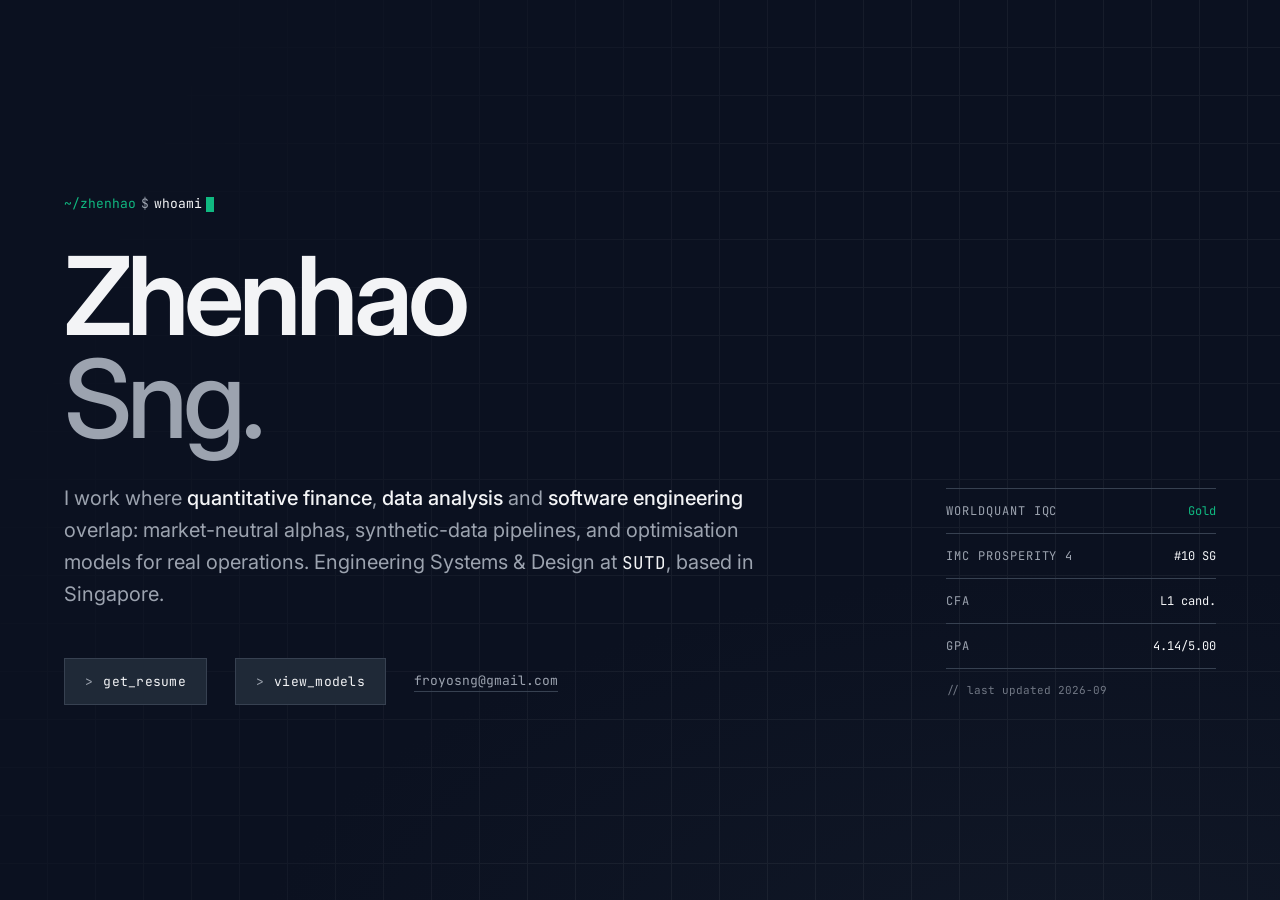
<file: design/hero.html>
<!DOCTYPE html>
<html lang="en">
<head>
<meta charset="UTF-8">
<meta name="viewport" content="width=device-width, initial-scale=1">
<title>Sng Zhenhao — Hero Preview</title>
<link rel="preconnect" href="https://fonts.googleapis.com">
<link rel="preconnect" href="https://fonts.gstatic.com" crossorigin>
<link href="https://fonts.googleapis.com/css2?family=Inter:wght@400;500;600;700&family=JetBrains+Mono:wght@400;500&display=swap" rel="stylesheet">
<style>
  /* ── Design tokens ─────────────────────────────────────────── */
  :root{
    --bg:#0B1120;          /* base */
    --bg-2:#111827;        /* raised base */
    --surface:#1F2937;     /* cards */
    --line:#374151;        /* 1px borders */
    --text:#F3F4F6;        /* primary */
    --muted:#9CA3AF;       /* secondary */
    --cyan:#06B6D4;        /* accent: interaction */
    --emerald:#10B981;     /* accent: data / cursor */

    --sans:'Inter',system-ui,sans-serif;
    --mono:'JetBrains Mono',ui-monospace,monospace;

    --gutter:clamp(16px,5vw,64px);
    --maxw:1200px;
  }

  *{box-sizing:border-box;}
  html,body{margin:0;}
  body{
    background:var(--bg);
    color:var(--text);
    font-family:var(--sans);
    -webkit-font-smoothing:antialiased;
  }
  a{color:inherit; text-decoration:none;}

  /* ── Hero shell ────────────────────────────────────────────── */
  .hero{
    position:relative;
    isolation:isolate;
    min-height:100svh;
    display:flex;
    align-items:center;
    padding:96px var(--gutter);           /* py-24 */
    overflow:hidden;
    background:
      radial-gradient(1200px 600px at 85% 110%, var(--bg-2) 0%, transparent 70%),
      var(--bg);
  }

  /* Grid motif at ~5% opacity, fading out toward the text side */
  .hero::before{
    content:"";
    position:absolute; inset:0; z-index:-1;
    background-image:
      linear-gradient(to right, var(--text) 1px, transparent 1px),
      linear-gradient(to bottom, var(--text) 1px, transparent 1px);
    background-size:48px 48px;
    background-position:-1px -1px;
    opacity:.05;
    -webkit-mask-image:linear-gradient(115deg, transparent 10%, #000 55%);
            mask-image:linear-gradient(115deg, transparent 10%, #000 55%);
  }

  .hero-inner{
    width:100%;
    max-width:var(--maxw);
    margin:0 auto;
    display:grid;
    grid-template-columns:repeat(12,minmax(0,1fr));
    column-gap:24px;
    row-gap:56px;
  }

  /* Dominant left column (cols 1–8) */
  .lead{grid-column:1 / span 8;}

  /* Right rail drops below the headline → diagonal read path */
  .rail{
    grid-column:10 / span 3;
    align-self:end;
    margin-bottom:8px;
  }

  /* ── Prompt line with typed command + blinking cursor ──────── */
  .prompt{
    font-family:var(--mono);
    font-size:13px;
    color:var(--muted);
    margin:0 0 32px;
    display:flex; align-items:center; gap:.6ch;
    white-space:nowrap;
  }
  .prompt .path{color:var(--emerald);}
  .prompt .cmd{
    display:inline-block;
    overflow:hidden;
    width:0;
    color:var(--text);
    animation:type .6s steps(6,end) .5s forwards;   /* "whoami" = 6 chars */
  }
  .cursor{
    display:inline-block;
    width:.6em; height:1.15em;
    background:var(--emerald);
    transform:translateY(1px);
    animation:blink 1.1s steps(1,end) infinite;
  }
  @keyframes type{to{width:6ch;}}
  @keyframes blink{50%{opacity:0;}}

  /* ── Headline ───────────────────────────────────────────────── */
  h1{
    font-weight:600;
    font-size:clamp(44px,8.5vw,112px);
    line-height:.95;
    letter-spacing:-.045em;
    margin:0 0 32px;
  }
  h1 .surname{color:var(--muted); font-weight:500;}

  .thesis{
    font-size:clamp(17px,1.6vw,20px);
    line-height:1.6;
    color:var(--muted);
    max-width:54ch;
    margin:0 0 48px;
  }
  .thesis strong{color:var(--text); font-weight:500;}
  .thesis code{
    font-family:var(--mono);
    font-size:.88em;
    color:var(--text);
  }

  /* ── Actions ───────────────────────────────────────────────── */
  .actions{display:flex; flex-wrap:wrap; gap:12px 28px; align-items:center;}
  .btn{
    font-family:var(--mono);
    font-size:13px;
    letter-spacing:.02em;
    display:inline-flex; align-items:center; gap:10px;
    padding:14px 20px;
    border:1px solid var(--line);
    background:var(--surface);
    color:var(--text);
    transition:border-color .15s, color .15s;
  }
  .btn .k{color:var(--muted); transition:color .15s;}
  .btn:hover, .btn:focus-visible{border-color:var(--cyan); outline:none;}
  .btn:hover .k, .btn:focus-visible .k{color:var(--cyan);}

  .link{
    font-family:var(--mono);
    font-size:13px;
    color:var(--muted);
    border-bottom:1px solid var(--line);
    padding-bottom:2px;
    transition:color .15s, border-color .15s;
  }
  .link:hover, .link:focus-visible{color:var(--cyan); border-color:var(--cyan); outline:none;}

  /* ── Right rail: key readouts ──────────────────────────────── */
  .rail dl{margin:0; border-top:1px solid var(--line);}
  .rail .row{
    display:grid; grid-template-columns:1fr auto; gap:12px;
    padding:14px 0;
    border-bottom:1px solid var(--line);
    font-family:var(--mono);
    font-size:12px;
  }
  .rail dt{color:var(--muted); text-transform:uppercase; letter-spacing:.08em;}
  .rail dd{margin:0; color:var(--text); text-align:right;}
  .rail dd.up{color:var(--emerald);}
  .rail .caption{
    font-family:var(--mono); font-size:11px; color:var(--muted);
    margin:14px 0 0; opacity:.7;
  }

  /* ── Orchestrated load: staggered reveal ───────────────────── */
  .reveal{opacity:0; transform:translateY(12px); animation:rise .7s cubic-bezier(.2,.7,.2,1) forwards;}
  .d1{animation-delay:.05s;}
  .d2{animation-delay:1.1s;}   /* after "whoami" finishes typing */
  .d3{animation-delay:1.25s;}
  .d4{animation-delay:1.4s;}
  .d5{animation-delay:1.7s;}
  @keyframes rise{to{opacity:1; transform:none;}}

  @media (prefers-reduced-motion:reduce){
    .reveal{animation:none; opacity:1; transform:none;}
    .prompt .cmd{animation:none; width:6ch;}
    .cursor{animation:none;}
  }

  /* ── Responsive ────────────────────────────────────────────── */
  @media (max-width:960px){
    .lead{grid-column:1 / -1;}
    .rail{grid-column:1 / span 8; max-width:420px;}
  }
  @media (max-width:640px){
    .hero{padding:64px var(--gutter); align-items:flex-start;}
    .rail{grid-column:1 / -1; max-width:none;}
    .thesis{margin-bottom:36px;}
  }
</style>
</head>
<body>

<section class="hero" aria-labelledby="hero-name">
  <div class="hero-inner">

    <div class="lead">
      <p class="prompt reveal d1" aria-label="Terminal prompt: whoami">
        <span class="path">~/zhenhao</span><span>$</span><span class="cmd">whoami</span><span class="cursor" aria-hidden="true"></span>
      </p>

      <h1 id="hero-name" class="reveal d2">Zhenhao<br><span class="surname">Sng.</span></h1>

      <p class="thesis reveal d3">
        I work where <strong>quantitative finance</strong>, <strong>data analysis</strong> and
        <strong>software engineering</strong> overlap: market-neutral alphas, synthetic-data
        pipelines, and optimisation models for real operations. Engineering Systems &amp; Design
        at <code>SUTD</code>, based in Singapore.
      </p>

      <div class="actions reveal d4">
        <a class="btn" href="#resume"><span class="k">&gt;</span> get_resume</a>
        <a class="btn" href="#alpha"><span class="k">&gt;</span> view_models</a>
        <a class="link" href="mailto:froyosng@gmail.com">froyosng@gmail.com</a>
      </div>
    </div>

    <aside class="rail reveal d5" aria-label="Key figures">
      <dl>
        <div class="row"><dt>WorldQuant IQC</dt><dd class="up">Gold</dd></div>
        <div class="row"><dt>IMC Prosperity 4</dt><dd>#10 SG</dd></div>
        <div class="row"><dt>CFA</dt><dd>L1 cand.</dd></div>
        <div class="row"><dt>GPA</dt><dd>4.14/5.00</dd></div>
      </dl>
      <p class="caption">// last updated 2026-09</p>
    </aside>

  </div>
</section>

</body>
</html>
</file>
